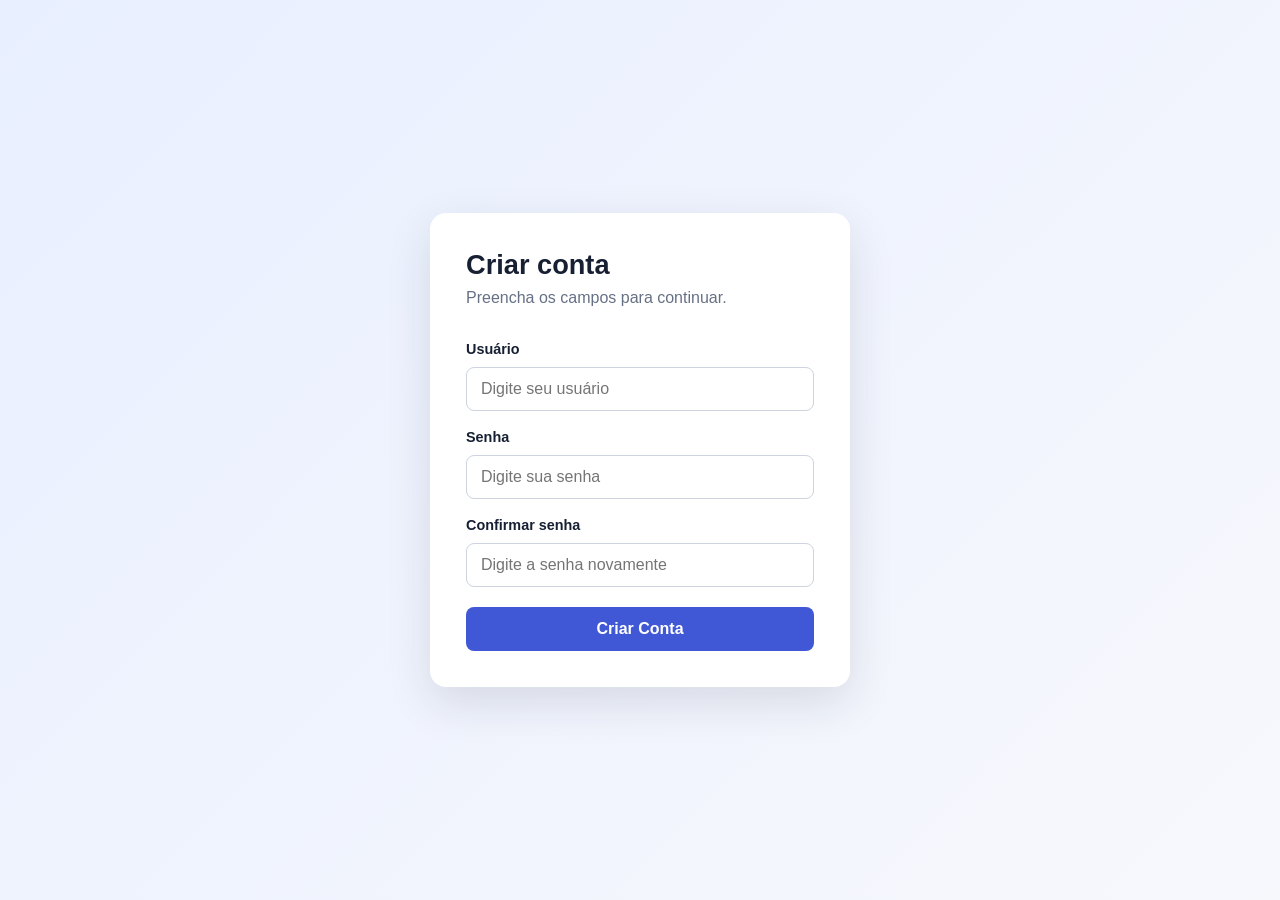
<file: index.html>
<!DOCTYPE html>
<html lang="pt-BR">
<head>
    <meta charset="UTF-8">
    <meta name="viewport" content="width=device-width, initial-scale=1.0">
    <link rel="stylesheet" href="./css/style.css">
    <script src="./js/script.js" defer></script>
    <title>Login</title>
</head>
<body>
    <main>
        <section class="login-card" aria-labelledby="titulo">
            <h1 id="titulo">Criar conta</h1>
            <p class="subtitulo">Preencha os campos para continuar.</p>
            <form id="formularioLogin" novalidate>
                <label for="nomeusuario">Usuário</label>
                <input type="text" name="nomeusuario" placeholder="Digite seu usuário" id="nomeusuario" minlength="3" autocomplete="username" required>

                <label for="senha">Senha</label>
                <input type="password" name="senha" placeholder="Digite sua senha" id="senha" autocomplete="new-password" required>
                <div id="forcaSenha" class="forca-senha" aria-live="polite"></div>

                <label for="confirmarsenha">Confirmar senha</label>
                <input type="password" name="confirmarsenha" placeholder="Digite a senha novamente" id="confirmarsenha" autocomplete="new-password" required>

                <div id="mensagem" class="mensagem" role="status" aria-live="polite"></div>
                <button id="btVerificar">Criar Conta</button>
            </form>
        </section>
    </main>
</body>
</html>
</file>
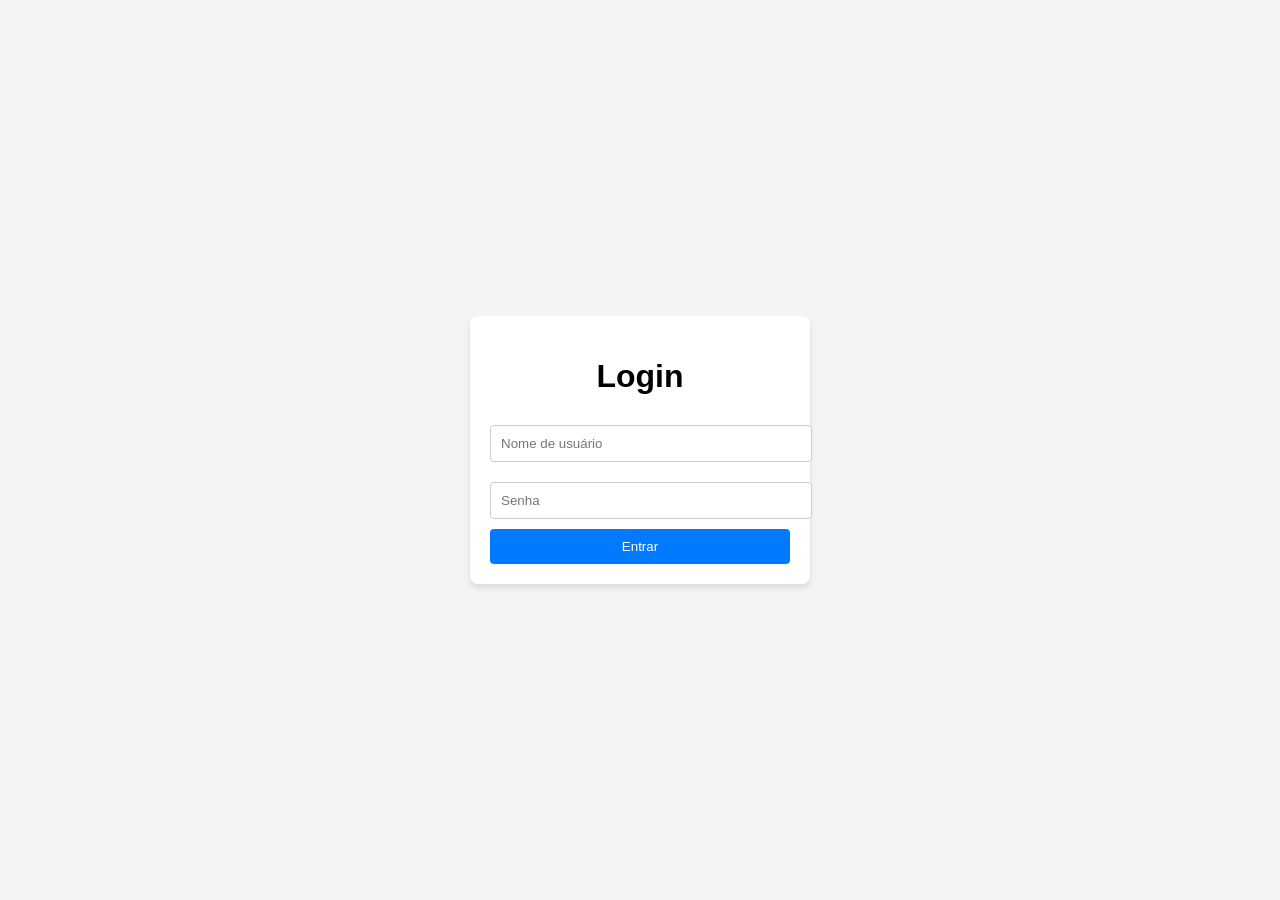
<file: login.html>
<!DOCTYPE html>
<html lang="pt-br">
<head>
    <meta charset="UTF-8">
    <meta name="viewport" content="width=device-width, initial-scale=1.0">
    <title>Login</title>
    <link rel="stylesheet" href="./css/login.css">
</head>
<body>
    <div class="login-container">
        <h1>Login</h1>
        <form id="loginForm">
            <input type="text" id="username" placeholder="Nome de usuário" required>
            <input type="password" id="password" placeholder="Senha" required>
            <button type="submit">Entrar</button>
        </form>
    </div>
    <script src="./js/login.js"></script>
</body>
</html>
</file>
<file: css/style.css>
* {
    box-sizing: border-box;
}

body {
    min-height: 100vh;
    margin: 0;
    color: #172033;
    background: linear-gradient(135deg, #e8efff, #f7f8fc);
    font-family: Arial, Helvetica, sans-serif;
}

main {
    display: grid;
    min-height: 100vh;
    place-items: center;
    padding: 24px;
}

.login-card {
    width: min(100%, 420px);
    padding: 36px;
    background: #fff;
    border-radius: 16px;
    box-shadow: 0 16px 45px rgb(23 32 51 / 12%);
}

h1 {
    margin: 0;
    font-size: 1.7rem;
}

.subtitulo {
    margin: 8px 0 26px;
    color: #667085;
}

form {
    display: flex;
    flex-direction: column;
    gap: 10px;
}

label {
    margin-top: 8px;
    font-size: 0.9rem;
    font-weight: 700;
}

input {
    width: 100%;
    padding: 12px 14px;
    border: 1px solid #cdd3df;
    border-radius: 8px;
    font: inherit;
}

input:focus {
    border-color: #526bea;
    outline: 3px solid rgb(82 107 234 / 16%);
}

.forca-senha,
.mensagem,
.resultado {
    padding: 10px 12px;
    border-radius: 8px;
    font-size: 0.9rem;
}

.forca-senha:empty,
.mensagem:empty {
    display: none;
}

.vermelho {
    color: #ff0000;
    background-color: #fee2e2;
}

.amarelo {
    color: #fde000;
    background-color: #fef3c7;
}

.verde {
    color: #43df05;
    background-color: #dcfce7;
}

.mensagem.erro {
    color: #9e1b1b;
    background-color: #fee2e2;
}

button {
    margin-top: 10px;
    padding: 13px;
    color: #fff;
    background: #4058d6;
    border: 0;
    border-radius: 8px;
    font: inherit;
    font-weight: 700;
    cursor: pointer;
}

button:hover {
    background: #3046ba;
}

#nomeusuario{
    transition: transform 0.1s ease;
}

#nomeusuario:hover{
    transform: scale(1.1); /* Aumenta em 10% o tamanho original */
}

#senha{
    transition: transform 0.1s ease;
}

#senha:hover{
    transform: scale(1.1); /* Aumenta em 10% o tamanho original */
}


#confirmarsenha{
    transition: transform 0.1s ease;
}

#confirmarsenha:hover{
    transform: scale(1.1); /* Aumenta em 10% o tamanho original */
}

#btVerificar{
    transition: transform 0.1s ease;
}

#btVerificar:hover{
    transform: scale(1.1);
}

.resultado {
    color: #17633a;
    background: #dcfce7;
    overflow-wrap: anywhere;
}

.resultado p {
    margin: 4px 0;
}

@media (max-width: 480px) {
    .login-card {
        padding: 26px 22px;
    }
}
</file>
<file: css/login.css>
body {
    font-family: Arial, sans-serif;
    display: flex;
    justify-content: center;
    align-items: center;
    height: 100vh;
    margin: 0;
    background-color: #f4f4f4;
}

.login-container {
    background: #fff;
    padding: 20px;
    border-radius: 8px;
    box-shadow: 0 4px 6px rgba(0, 0, 0, 0.1);
    width: 300px;
}

.login-container h1 {
    text-align: center;
    margin-bottom: 20px;
}

.login-container input {
    width: 100%;
    padding: 10px;
    margin: 10px 0;
    border: 1px solid #ccc;
    border-radius: 4px;
}

.login-container button {
    width: 100%;
    padding: 10px;
    background-color: #007BFF;
    color: white;
    border: none;
    border-radius: 4px;
    cursor: pointer;
}

.login-container button:hover {
    background-color: #0056b3;
}
</file>
